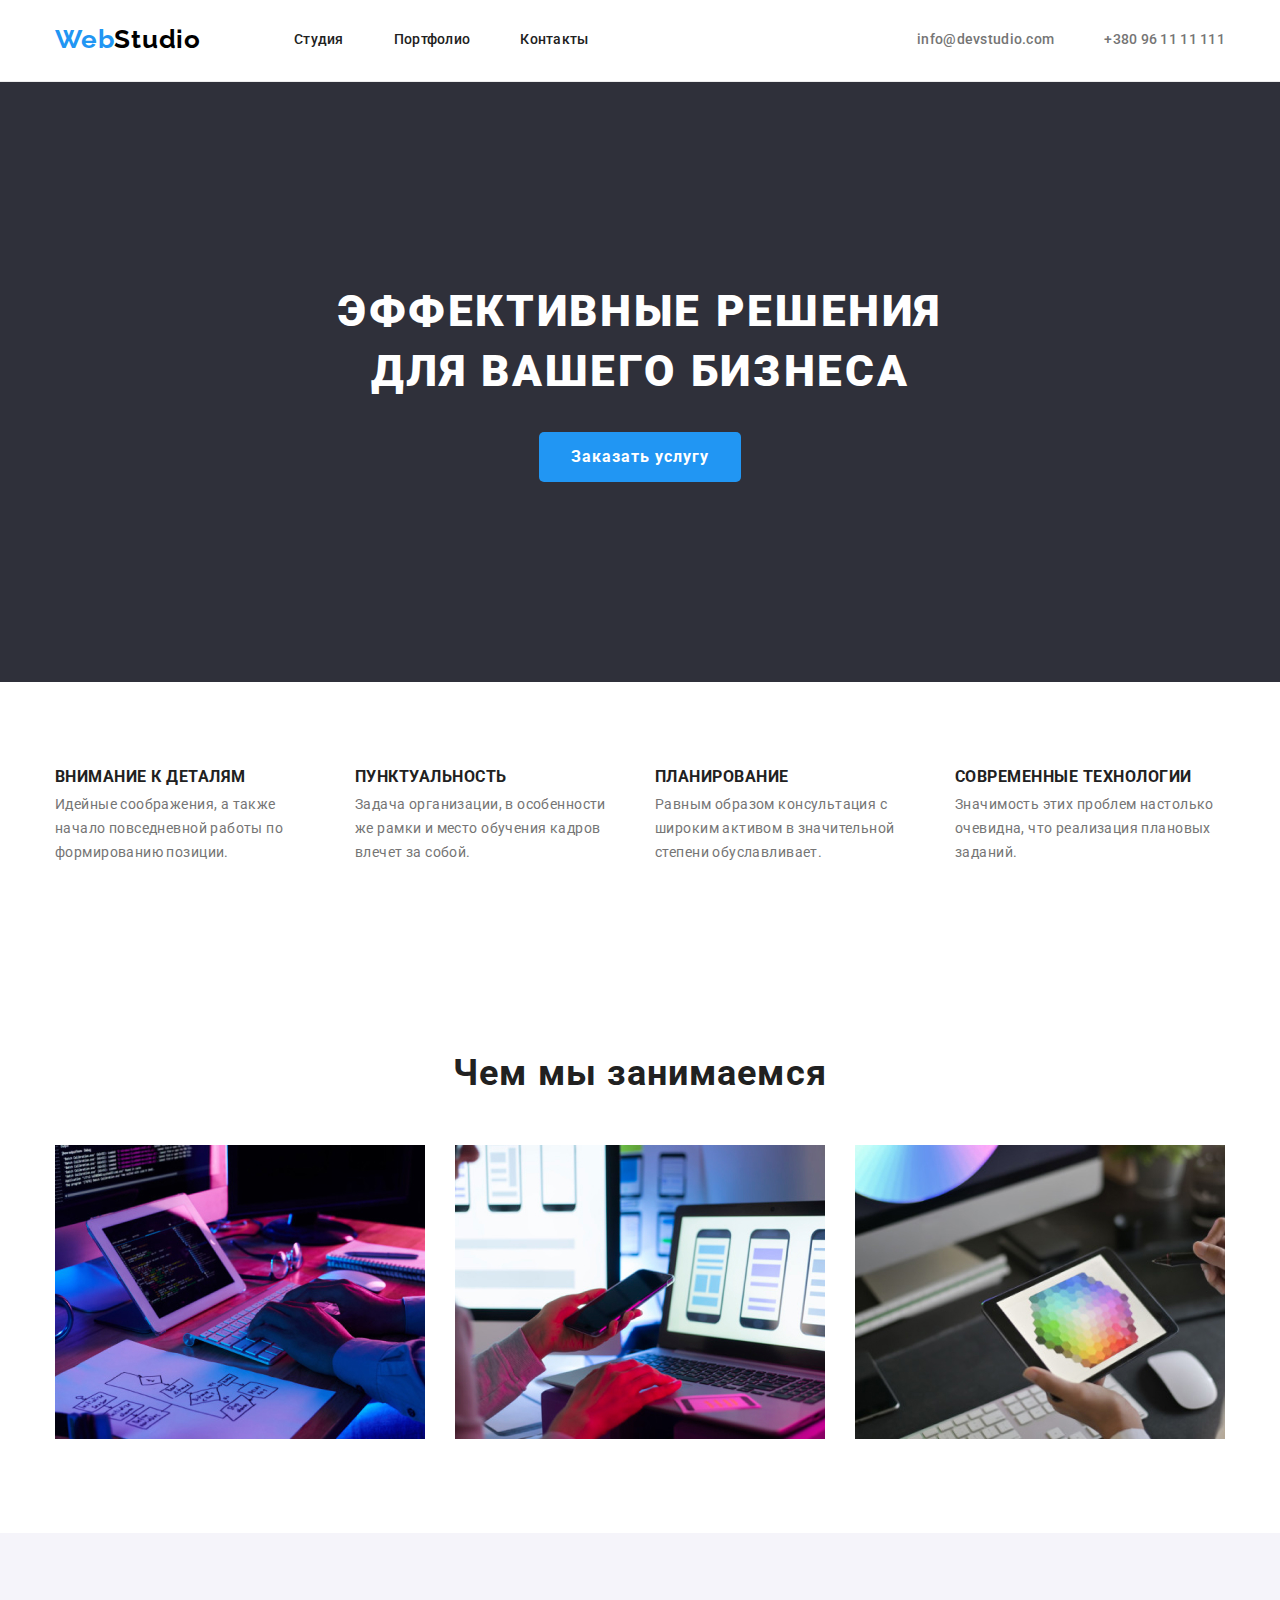
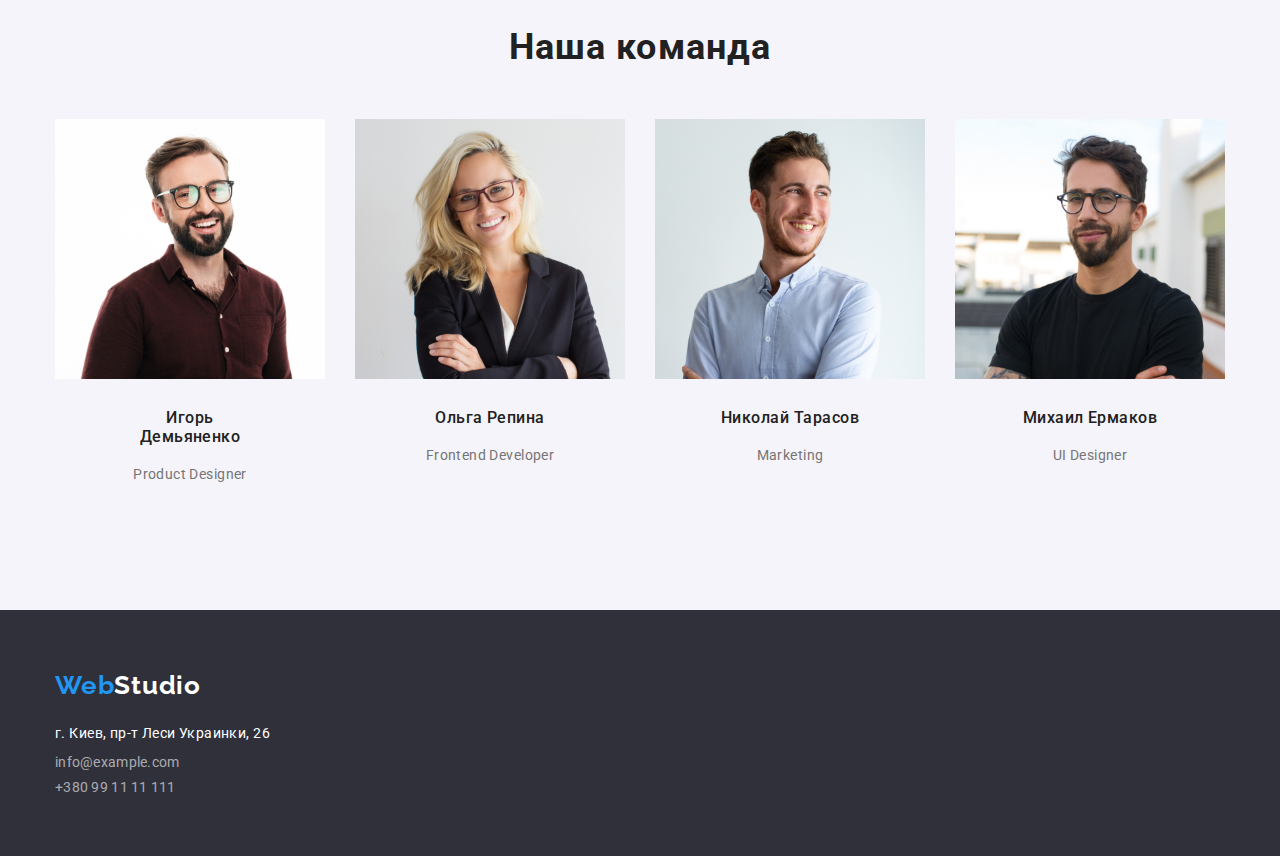
<file: index.html>
<!DOCTYPE html>
<html lang="ru">
    <head>
        <meta charset="UTF-8" />
        <meta http-equiv="X-UA-Compatible" content="IE=edge" />
        <meta name="viewport" content="width=device-width, initial-scale=1.0" />
        <title>WebStudio</title>
        <link rel="preconnect" href="https://fonts.gstatic.com" />
        <link rel="stylesheet" href="https://fonts.googleapis.com/css2?family=Raleway:wght@700&family=Roboto:wght@400;500;700;900&display=swap" />
        <link rel="stylesheet" href="https://cdnjs.cloudflare.com/ajax/libs/modern-normalize/0.2.0/modern-normalize.min.css" />
        <link rel="stylesheet" href="./css/styles.css" />
    </head>

    <body class="main-content">
        <!--Навигация-->
        <header>
            <div class="container">
                <nav class="navigation">
                    <a class="logo-link link" href="./index.html"><span class="blue-logo">Web</span><span class="black-logo">Studio</span></a>
                    <ul class="nav-list list">
                        <li class="nav-item"><a class="nav-link link" href="./index.html">Студия</a></li>
                        <li class="nav-item"><a class="nav-link link" href="./portfolio.html">Портфолио</a></li>
                        <li class="nav-item"><a class="nav-link link" href="">Контакты</a></li>
                    </ul>
                
                    <ul class="contact-list list">
                        <li class="contact-item"><a class="link" href="mailto:info@devstudio.com">info@devstudio.com</a></li>
                        <li class="contact-item"><a class="link" href="tel:+380961111111">+380 96 11 11 111</a></li>
                    </ul>
                </nav>
            </div>
        </header>

        <main>
            <!--Герой-->
            <section class="hero-section">
                <div class="container">
                    <h1 class="main-title">
                        ЭФФЕКТИВНЫЕ РЕШЕНИЯ <br />
                        ДЛЯ ВАШЕГО БИЗНЕСА
                    </h1>
                    <a class="order-button button">Заказать услугу</a>
                </div>
            </section>

            <!--Особенности-->
            <section class="features-section">
                <h2 class="visually-hidden">Особенности</h2>
                <div class="container">                  
                    <ul class="features-list list grid">
                        <li class="grid-item features-item">
                            <h3 class="features-title title">Внимание к деталям</h3>
                            <p>Идейные соображения, а также начало повседневной работы по формированию позиции.</p>
                        </li>
                        <li class="grid-item features-item">
                            <h3 class="features-title title">Пунктуальность</h3>
                            <p>Задача организации, в особенности же рамки и место обучения кадров влечет за собой.</p>
                        </li>
                        <li class="grid-item features-item">
                            <h3 class="features-title title">Планирование</h3>
                            <p>Равным образом консультация с широким активом в значительной степени обуславливает.</p>
                        </li>
                        <li class="grid-item features-item">
                            <h3 class="features-title title">Современные технологии</h3>
                            <p>Значимость этих проблем настолько очевидна, что реализация плановых заданий.</p>
                        </li>
                    </ul>
                </div>
            </section>

            <!--Чем мы занимаемся-->
            <section class="what-we-do-section">
                <div class="container">                    
                    <h2 class="what-we-do-title title">Чем мы занимаемся</h2>
                    <ul class="about-list list grid">
                        <li class="grid-item about-item">
                            <img src="./images/webstudio/about-1.jpg" alt="рисунок1" width="370" />
                        </li>
                        <li class="grid-item about-item">
                            <img src="./images/webstudio/about-2.jpg" alt="рисунок2" width="370" />
                        </li>
                        <li class="grid-item about-item">
                            <img src="./images/webstudio/about-3.jpg" alt="рисунок3" width="370" />
                        </li>
                    </ul>
                </div>
            </section>

            <!--Наша команда-->
            <section class="team-section">
                <div class="container">
                    <h2 class="our-team-title title">Наша команда</h2>
                        <ul class="team-list list grid">
                            <li class="grid-item team-item">
                                <img src="./images/webstudio/prod-designer.jpg" alt="Игорь Демьяненко" width="270" />
                                <div class="item-content">
                                    <h3 class="team-title position-title title">Игорь Демьяненко</h3>
                                    <p>Product Designer</p>
                                </div>
                            </li>
                            <li class="grid-item team-item">
                                <img src="./images/webstudio/fronend-dev.jpg" alt="Ольга Репина" width="270" />
                                <div class="item-content">
                                    <h3 class="team-title position-title title">Ольга Репина</h3>
                                    <p>Frontend Developer</p>
                                </div>
                            </li>
                            <li class="grid-item team-item">
                                <img src="./images/webstudio/marketting.jpg" alt="Николай Тарасов" width="270" />
                                <div class="item-content">
                                    <h3 class="team-title position-title title">Николай Тарасов</h3>
                                    <p>Marketing</p>
                                </div>
                            </li>
                            <li class="grid-item team-item">
                                <img src="./images/webstudio/ui-designer.jpg" alt="Михаил Ермаков" width="270" />
                                <div class="item-content">
                                    <h3 class="team-title position-title title">Михаил Ермаков</h3>
                                    <p>UI Designer</p>
                                </div>
                            </li> 
                        </ul>
                </div>
            </section>
        </main>

        <!--Подвал сайта-->
        <footer class="footer-section">
            <div class="container">
                <a class="footer-link link" href="./index.html"><span class="blue-logo">Web</span><span class="white-logo">Studio</span></a>
                <address class="address">г. Киев, пр-т Леси Украинки, 26</address>
                <ul class="contact-list footer-contacts list">
                    <li>
                        <a class="item-contact link" href="mailto:info@example.com">info@example.com</a>
                    </li>
                    <li>
                        <a class="link" href="tel:+380991111111">+380 99 11 11 111</a>
                    </li>
                </ul>
            </div>
        </footer>
    </body>
</html>
</file>
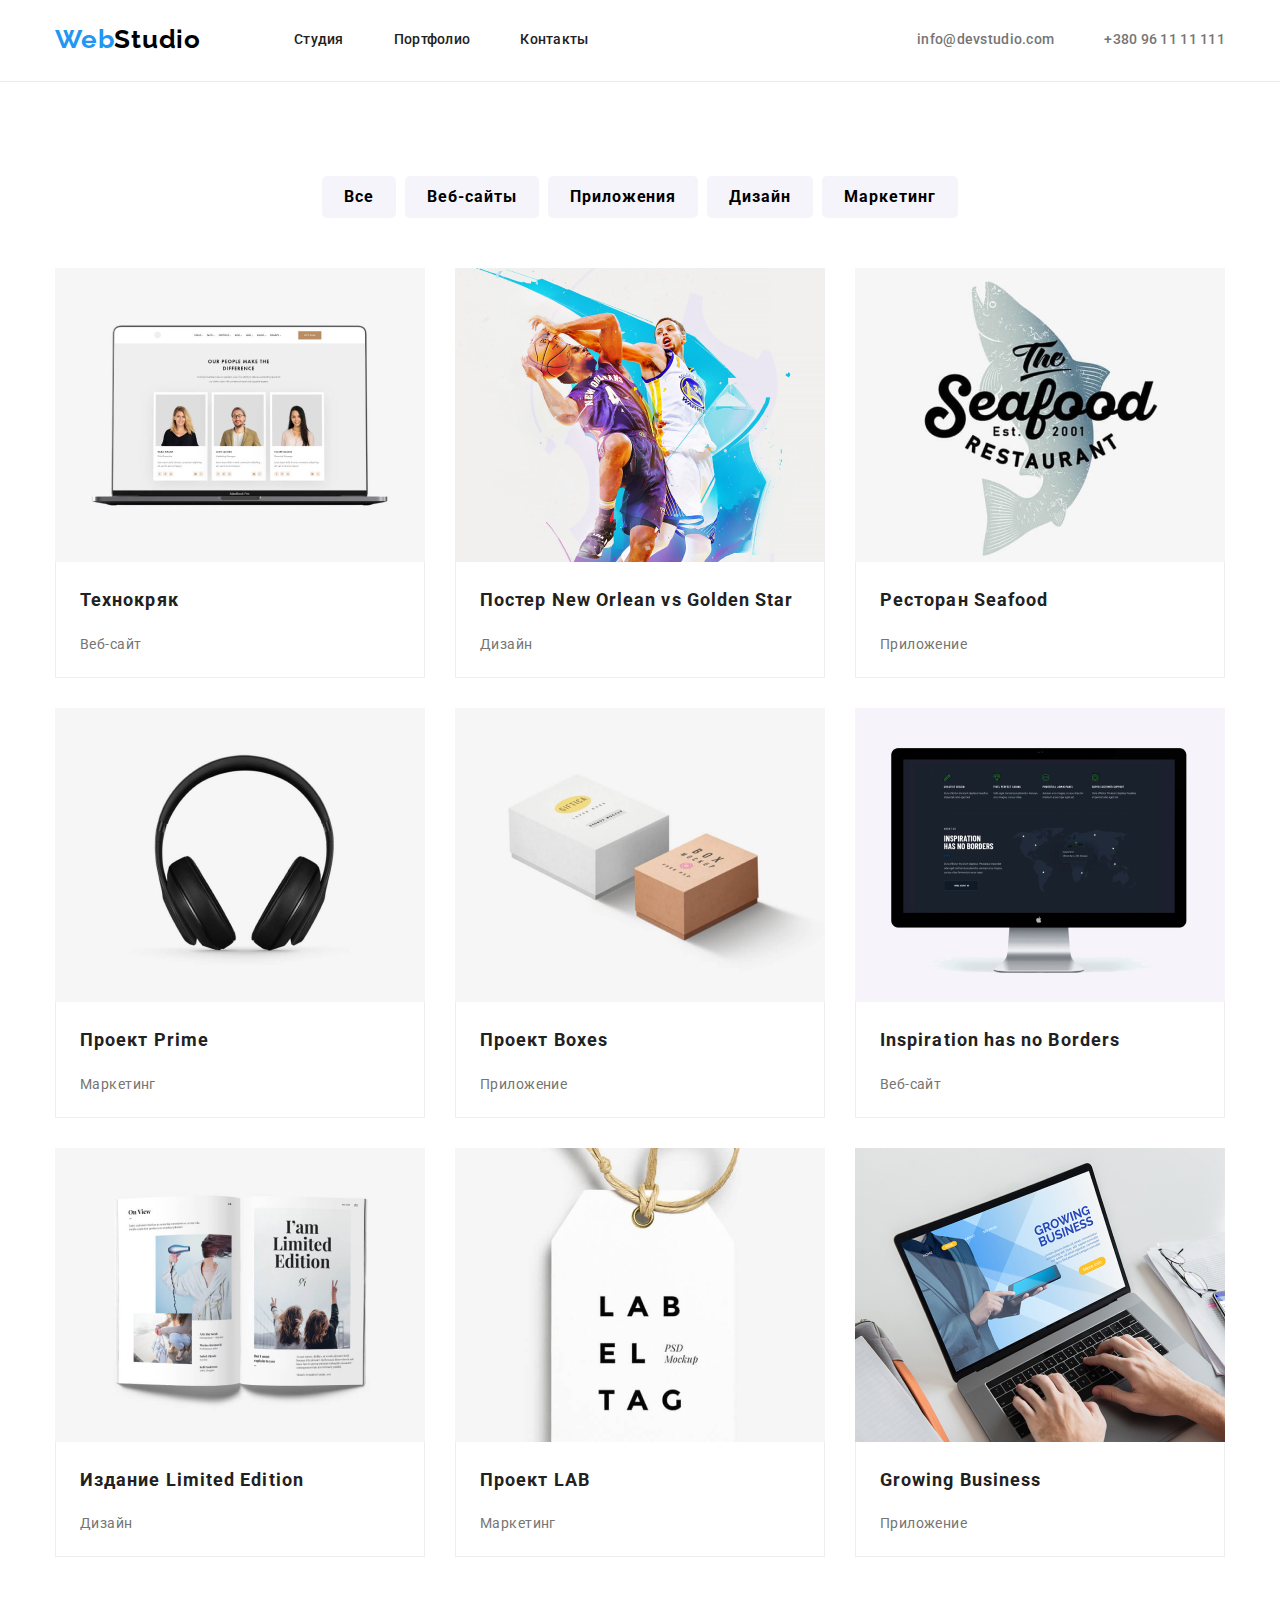
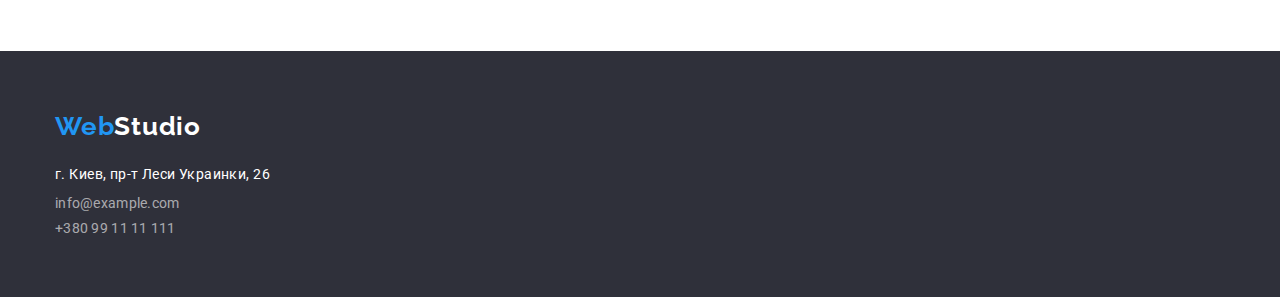
<file: portfolio.html>
<!DOCTYPE html>
<html lang="ru">
    <head>
        <meta charset="UTF-8" />
        <meta http-equiv="X-UA-Compatible" content="IE=edge" />
        <meta name="viewport" content="width=device-width, initial-scale=1.0" />
        <title>WebStudio</title>
        <link rel="preconnect" href="https://fonts.gstatic.com" />
        <link rel="stylesheet" href="https://fonts.googleapis.com/css2?family=Raleway:wght@700&family=Roboto:wght@400;500;700;900&display=swap" />
        <link rel="stylesheet" href="https://cdnjs.cloudflare.com/ajax/libs/modern-normalize/0.2.0/modern-normalize.min.css" />
        <link rel="stylesheet" href="./css/styles.css" />
    </head>

    <body>
        <!--Навигация-->
        <header>
            <div class="container">
                <nav class="navigation">
                    <a class="logo-link link" href="./index.html"><span class="blue-logo">Web</span><span class="black-logo">Studio</span></a>
                    <ul class="nav-list list">
                        <li class="nav-item"><a class="nav-link link" href="./index.html">Студия</a></li>
                        <li class="nav-item"><a class="nav-link link" href="./portfolio.html">Портфолио</a></li>
                        <li class="nav-item"><a class="nav-link link" href="">Контакты</a></li>
                    </ul>                

                    <ul class="contact-list list">
                        <li class="contact-item"><a class="link" href="mailto:info@devstudio.com">info@devstudio.com</a></li>
                        <li class="contact-item"><a class="link" href="tel:+380961111111">+380 96 11 11 111</a></li>
                    </ul>
                </nav>
            </div>
        </header>

        <!-- Портфолио -->
        <main>
            <h1 class="visually-hidden">Портфолио</h1>
            <div class="container">
                <section class="portfolio-section">
                    <ul class="portfolio-list list">
                        <li class="buttons-item"><button class="buttons-portfolio button">Все</button></li>
                        <li class="buttons-item"><button class="buttons-portfolio button">Веб-сайты</button></li>
                        <li class="buttons-item"><button class="buttons-portfolio button">Приложения</button></li>
                        <li class="buttons-item"><button class="buttons-portfolio button">Дизайн</button></li>
                        <li class="buttons-item"><button class="buttons-portfolio button">Маркетинг</button></li>
                    </ul>

                    <ul class="examples-list grid list">
                        <li class="grid-item examples-item">
                            <a class="examples-link" href=""><img src="./images/portfolio/img.jpg" width="370" alt="Технокряк" />
                                <div class="examples-item-block">
                                    <h2 class="examples-title title">Технокряк</h2>
                                    <p>Веб-сайт</p>
                                </div>
                            </a>
                        </li>
                        <li class="grid-item examples-item">
                            <a class="examples-link" href=""><img src="./images/portfolio/img-1.jpg" width="370"
                                    alt="Постер New Orlean vs Golden Star" />
                                <div class="examples-item-block">
                                    <h2 class="examples-title title">Постер New Orlean vs Golden Star</h2>
                                    <p>Дизайн</p>
                                </div>
                            </a>
                        </li>
                        <li class="grid-item examples-item">
                            <a class="examples-link" href=""><img src="./images/portfolio/img-2.jpg" width="370" alt="Ресторан Seafood" />
                                <div class="examples-item-block">
                                    <h2 class="examples-title title">Ресторан Seafood</h2>
                                    <p>Приложение</p>
                                </div>
                            </a>
                        </li>
                        <li class="grid-item examples-item">
                            <a class="examples-link" href=""><img src="./images/portfolio/img-3.jpg" width="370" alt="Проект Prime" />
                                <div class="examples-item-block">
                                    <h2 class="examples-title title">Проект Prime</h2>
                                    <p>Маркетинг</p>
                                </div>
                            </a>
                        </li>
                        <li class="grid-item examples-item">
                            <a class="examples-link" href=""><img src="./images/portfolio/img-4.jpg" width="370" alt="Проект Boxes" />
                                <div class="examples-item-block">
                                    <h2 class="examples-title title">Проект Boxes</h2>
                                    <p>Приложение</p>
                                </div>
                            </a>
                        </li>
                        <li class="grid-item examples-item">
                            <a class="examples-link" href=""><img src="./images/portfolio/img-5.jpg" width="370"
                                    alt="Inspiration has no Borders" />
                                <div class="examples-item-block">
                                    <h2 class="examples-title title">Inspiration has no Borders</h2>
                                    <p>Веб-сайт</p>
                                </div>
                            </a>
                        </li>
                        <li class="grid-item examples-item">
                            <a class="examples-link" href=""><img src="./images/portfolio/img-6.jpg" width="370"
                                    alt="Издание Limited Edition" />
                                <div class="examples-item-block">
                                    <h2 class="examples-title title">Издание Limited Edition</h2>
                                    <p>Дизайн</p>
                                </div>
                            </a>
                        </li>
                        <li class="grid-item examples-item">
                            <a class="examples-link" href=""><img src="./images/portfolio/img-7.jpg" width="370" alt="Проект LAB" />
                                <div class="examples-item-block">
                                    <h2 class="examples-title title">Проект LAB</h2>
                                    <p>Маркетинг</p>
                                </div>
                            </a>
                        </li>
                        <li class="grid-item examples-item">
                            <a class="examples-link" href=""><img src="./images/portfolio/img-8.jpg" width="370"
                                    alt="Growing Business webpage" />
                                <div class="examples-item-block">
                                    <h2 class="examples-title title">Growing Business</h2>
                                    <p>Приложение</p>
                                </div>
                            </a>
                        </li>
                    </ul>
                </section>
            </div>
        </main>

        <!--Подвал сайта-->
        <footer class="footer-section">
            <div class="container">
                <a class="footer-link link" href="./index.html"><span class="blue-logo">Web</span><span class="white-logo">Studio</span></a>
                <address class="address">г. Киев, пр-т Леси Украинки, 26</address>
                <ul class="contact-list footer-contacts list">
                    <li>
                        <a class="item-contact link" href="mailto:info@example.com">info@example.com</a>
                    </li>
                    <li>
                        <a class="link" href="tel:+380991111111">+380 99 11 11 111</a>
                    </li>
                </ul>
            </div>
        </footer>
    </body>
</html>
</file>
<file: css/styles.css>
:root {
  --main-text-color: #757575;
  --title-color: #212121;
  --bg-color: #2f303a;
  --bg-button-color: #f5f4fa;
  --white-color: #ffffff;
  --link-color: #2196f3;
  --logo-black: #000000;
  --examples-border-color: #eeeeee;
  --grid-item: 1;
}

html {
  box-sizing: border-box;
}

*,
*::before,
*::after {
  box-sizing: inherit;
}

body {
  font-weight: 400;
  font-family: 'Roboto', sans-serif;
  font-size: 14px;
  line-height: 1.71;
  letter-spacing: 0.03em;
  color: var(--main-text-color);
}

h1,
h2,
h3,
h4,
h5,
h6,
p {
  margin-top: 0;
}

ul,
li {
  padding: 0px;
  margin: 0px;
}

p {
  margin-bottom: 0px;
}

img {
  display: block;
  max-width: 100%;
  height: auto;
}

address {
  font-style: normal;
  color: var(--white-color);
}

.visually-hidden {
  position: absolute !important;
  clip: rect(1px 1px 1px 1px);
  clip: rect(1px, 1px, 1px, 1px);
  padding: 0 !important;
  border: 0 !important;
  height: 1px !important;
  width: 1px !important;
  overflow: hidden;
}

.link {
  text-decoration: none;
  color: inherit;
}

.examples-link {
  text-decoration: none;
  color: inherit;
}

.link:hover,
.link:focus {
  color: var(--link-color);
}

.buttons-portfolio:hover,
.buttons-portfolio:focus {
  background-color: var(--link-color);
  color: var(--white-color);
}

.container {
  width: 1200px;
  padding-right: 15px;
  padding-left: 15px;
  margin-right: auto;
  margin-left: auto;
}

.grid {
  display: flex;
  flex-wrap: wrap;
  margin-left: -30px;
  margin-top: -30px;
}

.grid-item {
  flex-basis: calc((100% - 30px * var(--grid-item)) / var(--grid-item));
  margin-left: 30px;
  margin-top: 30px;
}

.nav-list {
  font-weight: 500;
  line-height: 1.14;
  letter-spacing: 0.02em;
  color: var(--title-color);
}

.contact-list {
  font-weight: 500;
  line-height: 1.14;
  letter-spacing: 0.02em;
}

.main-title {
  display: block;
  margin-bottom: 0px;
  margin-bottom: 30px;
  font-weight: 900;
  font-size: 44px;
  line-height: 1.36;
  text-align: center;
  letter-spacing: 0.06em;
  color: var(--white-color);
}

.what-we-do-title,
.our-team-title {
  display: block;
  margin-bottom: 50px;
  font-weight: 700;
  font-size: 36px;
  line-height: 1.16;
  text-align: center;
  letter-spacing: 0.03em;
}

.features-title {
  font-weight: 700;
  line-height: 1.14px;
  letter-spacing: 0.03em;
  text-transform: uppercase;
}

.team-title {
  font-weight: 500;
  font-size: 16px;
  line-height: 1.18;
  letter-spacing: 0.03em;
}

.examples-title {
  font-weight: 700;
  font-size: 18px;
  line-height: 2;
  letter-spacing: 0.06em;
}

.title {
  color: var(--title-color);
}

.button {
  font-weight: 700;
  font-size: 16px;
  line-height: 1.87;
  text-align: center;
  letter-spacing: 0.06em;
  background-color: var(--bg-button-color);
  border-style: none;
  border-radius: 5px;
  font-family: inherit;
  cursor: pointer;
}

.navigation {
  display: flex;
  align-items: center;
  padding-top: 24px;
  padding-bottom: 25px;
}

.logo-link {
  display: block;
  margin-right: 93px;
}

.nav-list {
  display: flex;
  align-items: baseline;
}

.nav-item:not(:last-child) {
  margin-right: 50px;
}

.nav-link {
  display: flex;
  margin-bottom: 0px;
}

.contact-list {
  display: flex;
  margin-left: auto;
}

.contact-item:not(:last-child) {
  margin-right: 50px;
}

header {
  border-bottom: 1px solid #ececec;
}

.order-button {
  display: inline-block;
  min-width: 200px;
  padding: 10px 32px;
  background-color: var(--link-color);
  color: var(--white-color);
}

.buttons-portfolio {
  min-width: 73px;
  padding: 6px 22px;
}

.hero-section {
  min-height: 600px;
  text-align: center;
  background-color: var(--bg-color);
  padding-top: 200px;
  padding-bottom: 200px;
}

.features-section {
  padding-top: 94px;
  padding-bottom: 94px;
}

.features-item {
  --grid-item: 4;
}

.what-we-do-section {
  padding-top: 94px;
  padding-bottom: 94px;
}

.about-item {
  --grid-item: 3;
}

.team-section {
  background-color: var(--bg-button-color);
  padding-top: 94px;
  padding-bottom: 94px;
}

.team-list {
  text-align: center;
}

.team-item {
  --grid-item: 4;
}

.item-content {
  padding: 30px 59px;
}

.footer-section {
  background-color: var(--bg-color);
  padding-top: 60px;
  padding-bottom: 60px;
}

.footer-link {
  display: block;
  margin-bottom: 20px;
}

.address {
  display: block;
  margin-bottom: 9px;
}

.footer-contacts {
  font-weight: 400;
  display: block;
  color: rgba(255, 255, 255, 0.6);
}

.item-contact {
  display: block;
  margin-bottom: 9px;
}

.portfolio-section {
  padding-top: 94px;
  padding-bottom: 94px;
}

.portfolio-list {
  display: flex;
  justify-content: center;
  padding-bottom: 50px;
}

.buttons-item:not(:last-child) {
  margin-right: 9px;
}

.examples-item {
  --grid-item: 3;
}

.examples-item-block {
  padding: 20px 24px;
  border-left: 1px solid var(--examples-border-color);
  border-right: 1px solid var(--examples-border-color);
  border-bottom: 1px solid var(--examples-border-color);
}

.blue-logo,
.black-logo,
.white-logo {
  font-family: 'Raleway', sans-serif;
  font-weight: 700;
  font-size: 26px;
  line-height: 1.19;
  letter-spacing: 0.03em;
  color: #2196f3;
}

.black-logo {
  color: var(--logo-black);
}

.white-logo {
  color: var(--white-color);
}

.list {
  list-style: none;
}
</file>
